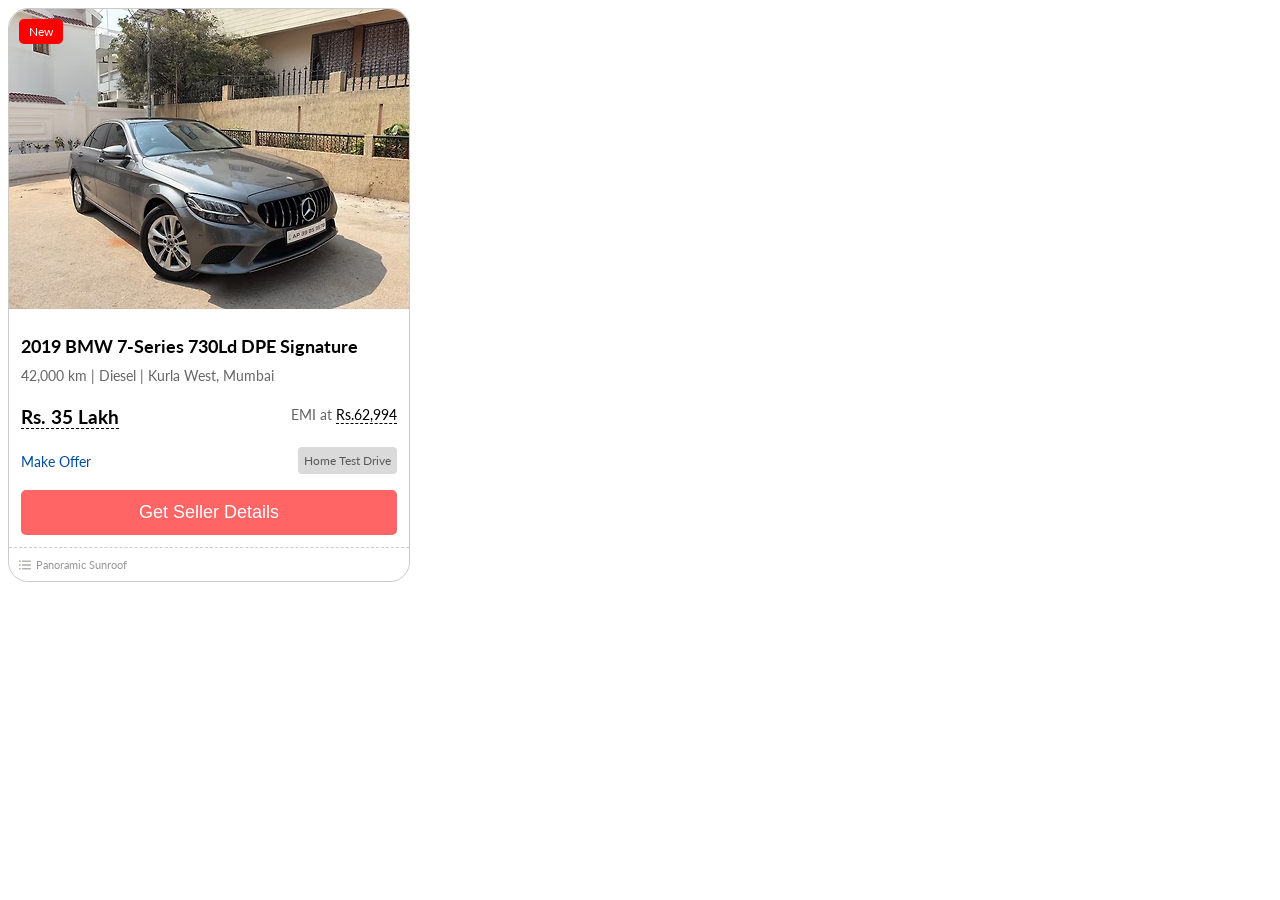
<file: Card.html>
<!DOCTYPE html>
<html lang="en">

<head>
    <meta charset="UTF-8">
    <meta name="viewport" content="width=device-width, initial-scale=1.0">
    <link rel="preconnect" href="https://fonts.googleapis.com">
    <link rel="preconnect" href="https://fonts.gstatic.com" crossorigin>
    <link href="https://fonts.googleapis.com/css2?family=Lato:wght@300;400;700;900&display=swap" rel="stylesheet">

    <title>card</title>
    <style>
        .card {
            width: 400px;
            /* height: 600px; */
            border: 1px solid rgb(202, 202, 202);
            border-radius: 20px;
        }
        .card-image{
            position: relative;
        }

        .card-image img {
            border-radius: 20px 20px 0 0;
            object-fit: cover;
        }

        .content {
            padding: 12px;
            border-bottom: 1px dashed #cccccc;
        }

        .content h2 {
            font-family: 'Lato', sans-serif;
            font-size: 18px;
            margin: 10px 0 10px 0 !important;
        }

        .content p {
            font-size: 14px;
            font-family: 'Lato', sans-serif;
            color: rgb(102, 102, 102);
            margin: 0px !important;
        }

        .price h3 {
            margin: 22px 0 0 0 !important;
            color: black;
            border-bottom: black dashed 1px;


        }

        .price h3 a {
            margin: 0px;
            color: black;
            text-decoration: dashed
        }

        .price p a span {
            margin: 20px 0 0 0 !important;
            color: black;
            text-decoration: none;
            border-bottom: black dashed 1px;

        }

        .price p a {
            margin: 20px 0 0 0 !important;
            color: rgb(100, 100, 100);
            text-decoration: none;
        }

        .price p {
            margin: 22px 0 0 0 !important;

        }

        .price {
            margin: 0px;
            font-family: 'Lato', sans-serif;
            display: flex;
            justify-content: space-between;
        }

        .Offer {
            margin: 0px;
            font-family: 'Lato', sans-serif;
            display: flex;
            justify-content: space-between;
        }

        .Offer h4 {
            margin: 22px 0 0 0 !important;
        }

        .Offer h4 a {
            color: #034b9e;
            text-decoration: none;
            font-weight: 400;
            font-size: 14px;
        }

        .Offer p {
            margin: 22px 0 0 0 !important;

        }

        .Offer a {
            text-decoration: none;

        }

        .Offer p a span {
            background-color: rgb(218, 218, 218);
            font-size: 12px;
            color: rgb(90, 90, 90);
            padding: 6px;
            border-radius: 4px;
            text-decoration: none;
        }

        .btn {
            margin-top: 20px;

        }

        .btn {
            font-size: 18px;
            color: white;
            text-decoration: none;

        }

        .btn {
            text-align: center;
            width: 100%;
            padding: 12px 0 12px 0;
            background: #ff0000;
            border-radius: 5px;
            display: block;
            border: none;
            cursor: pointer;
            transition: 0.3s;
            opacity: 0.6;


        }

        .btn:hover {
            background: linear-gradient(90deg, rgb(179, 0, 0) 0%, rgb(180, 78, 78) 100%);
            transition: 1;


        }

        .footer {
            padding: 10px;
        }

        .footer p {
            margin: 0px;
        }


        .footer p a {
            color: #969695;
            text-decoration: none;
            font-family: 'Lato', sans-serif;
            font-size: 11px;
            display: flex;
            align-items: center;
            gap: 5px;
        }
        .badge{
            position: absolute;
            top: 10px;
            left: 10px;
            background-color: red;
            color: white;
            padding: 5px 10px;
            border-radius: 5px;
            font-size: 12px;
            font-family: 'Lato', sans-serif;

        }
    </style>
</head>

<body>
    <div class="card">
        <div class="card-image">
            <img src="images/card-car.avif">
            <span class="badge">New</span>
        </div>
        <div class="content">
            <h2>2019 BMW 7-Series 730Ld DPE Signature</h2>
            <p>42,000 km | Diesel | Kurla West, Mumbai</p>
            <div class="price">
                <h3><a href="#">Rs. 35 Lakh</a></h3>
                <p><a href="#">EMI at <span>Rs.62,994</span></a></p>
            </div>
            <div class="Offer">
                <h4><a href="#">Make Offer</a></h4>
                <p><a href="#"><span>Home Test Drive</span></a></p>
            </div>
            <div class="btn1">
                <button class="btn">Get Seller Details</button>
            </div>
        </div>
        <div class="footer">
            <p><a href="#"><img src="images/menu1.png" width="12px">Panoramic Sunroof</a></p>
        </div>

    </div>
</body>

</html>
</file>
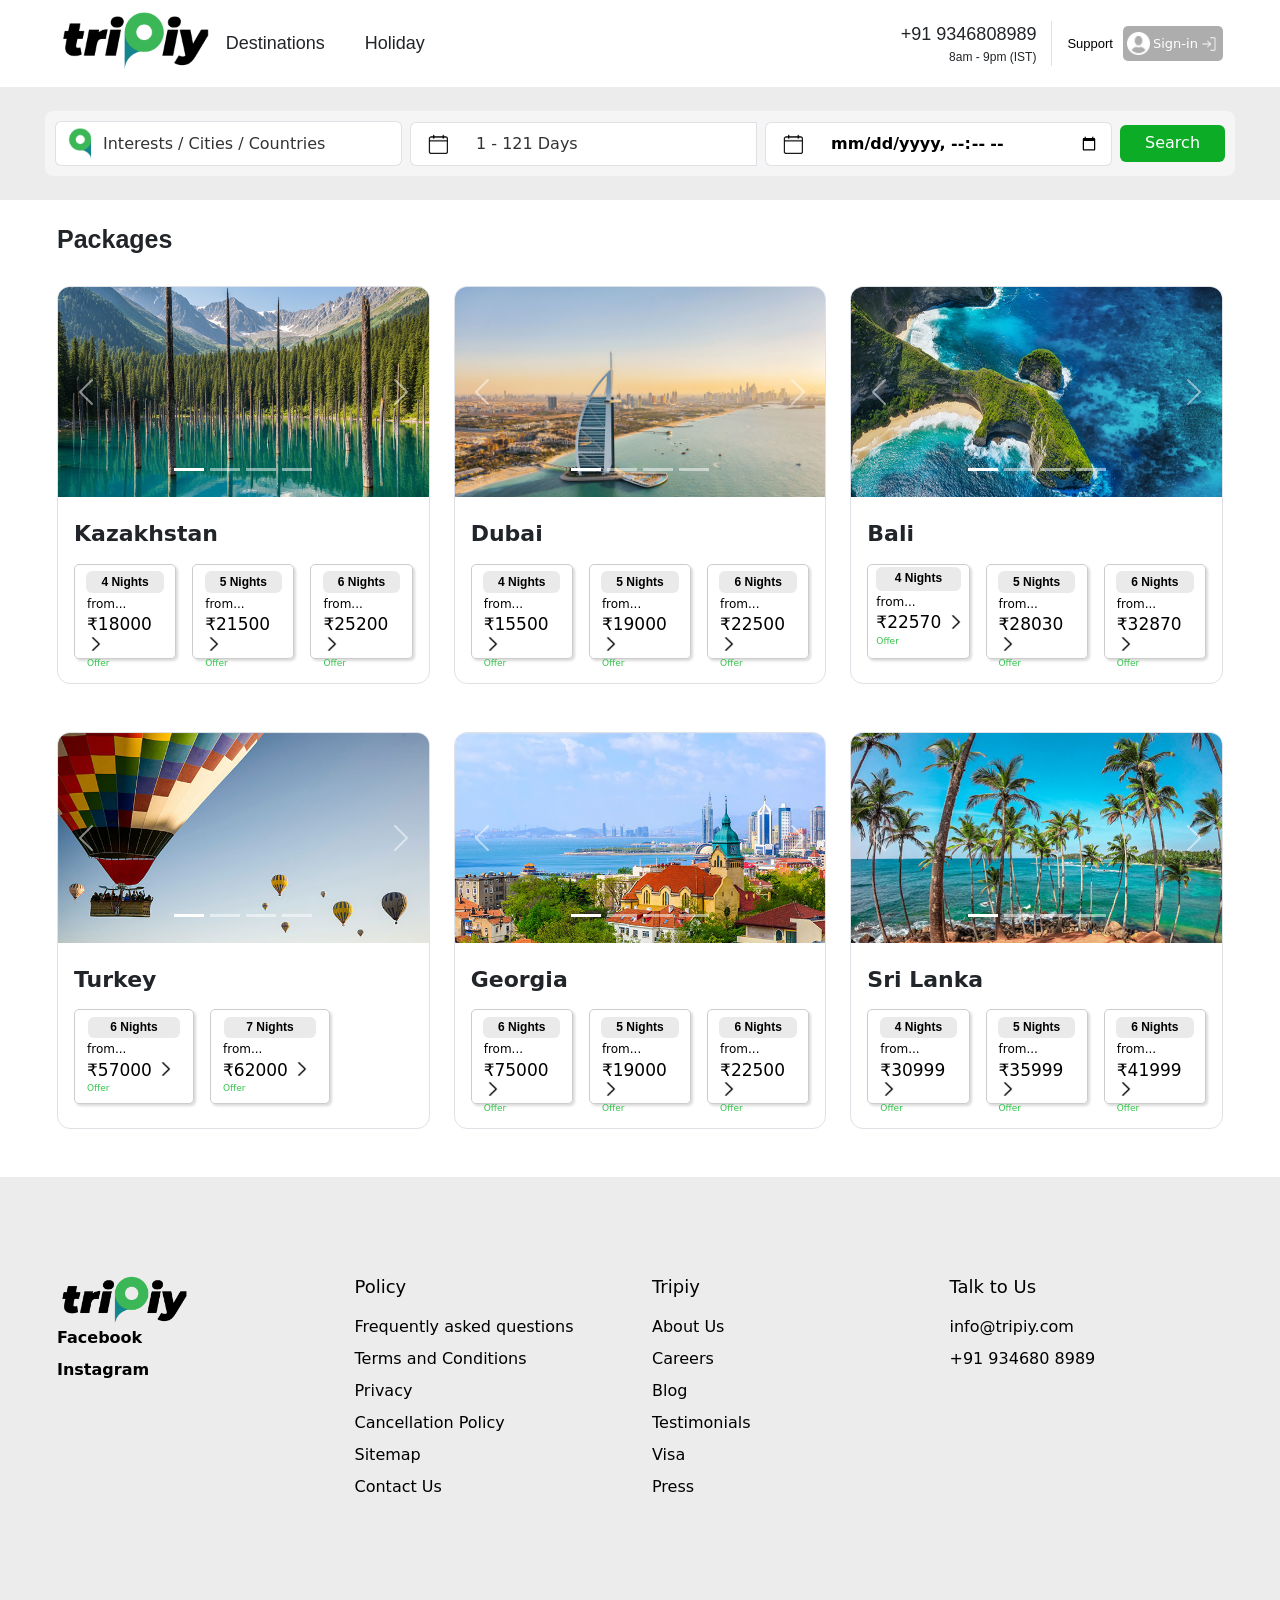
<file: packages.html>
<!DOCTYPE html>
<html lang="en">

<head>
  <meta name="viewport" content="width=device-width, initial-scale=1, maximum-scale=1, user-scalable=no">
  <title>Tripiy website</title>
  <link href="css/bootstrap.min.css" type="text/css" rel="stylesheet">
  <link href="css/styles.css" type="text/css" rel="stylesheet">
</head>

<body>
  <div class="mainbg main-sub-bg ">
    <div class="container main-header sub-header">
      <div class="row align-items-center">
        <div class="col-md-6 col-sm-6">
          <div class="row">
            <div class="col-md-3 mt-2">
              <a href="file:///e%3A/Anil/Tripiy-home-page/index.html"><img src="images/tripiy-4.png" width="160px"></a>
            </div>
            <div class="col-md-8">
              <ul class="d-flex menu z-index">
                <li><a class="dropdown-item bold drop drop2" href="#">Destinations</a></li>
                <li><a class="dropdown-item bold drop drop2" href="#">Holiday </a></li>
              </ul>
            </div>
          </div>
        </div>

        <div class="col-md-6 text-right">
          <div class="d-flex justify-content-end align-items-center">
            <div class="mobile-num border-end ">
              <div class="p-0 m-0 number ">
                <span class="img-wrap"></span>+91 9346808989
              </div>
              <p class="p-0 m-0 time">8am - 9pm (IST)</p>
            </div>
            <div class="link">
              <a href="#">
                <div class="support">Support</div>
              </a>
            </div>
            <div class="sign-in sign-in-2 d-flex px-1 justify-content-between align-items-center">
              <a href="#" class="d-flex align-items-center"><img src="images/user-icon-white.png" width="23px"><span
                  class="sign">Sign-in</span><img src="images/sign-in-icon.png" width="18px"></a>
            </div>
          </div>
        </div>
      </div>
    </div>

    <div class="container-fluid search-background pt-4 pb-4">
      <div class="container block-2 search-form search-form-2">
        <div class="d-flex align-items-center justify-content-center search-bar">

          <!-- Search Input -->
          <div class="input-group me-2">
            <span class="input-group-text logo">
              <img src="images/reverse-tripiy icon.png" width="24px">
            </span>
            <input type="text" class="form-control" placeholder="Interests / Cities / Countries">
          </div>

          <!-- Duration Input -->
          <div class="input-group me-2 position-relative">
            <span class="input-group-text">
              <img src="images/calendar.png" width="30px">
            </span>
            <input type="text" id="duration-input" class="form-control" placeholder="1 - 121 Days" readonly>

            <!-- Popup -->
            <div id="duration-popup" class="duration-popup shadow-sm">
              <h6 class="fw-semibold mb-2">Days</h6>
              <input type="range" id="dayRange" min="1" max="121" value="60" class="form-range">
              <div class="d-flex justify-content-between mt-3">
                <div>
                  <label class="form-label small text-muted">Min day</label>
                  <input type="number" id="minDay" value="1" class="form-control form-control-sm text-center">
                </div>
                <div>
                  <label class="form-label small text-muted">Max day</label>
                  <input type="number" id="maxDay" value="121" class="form-control form-control-sm text-center">
                </div>
              </div>
            </div>
          </div>

          <!-- Departure Date -->
          <div class="input-group me-2">
            <span class="input-group-text">
              <img src="images/calendar.png" width="30px">
            </span>
            <input type="datetime-local" id="valid-to" placeholder="yyyy-mm-dd" name="validTo" formcontrolname="validTo"
              class="form-control ng-valid ng-dirty ng-touched" ng-reflect-name="validTo">
          </div>
          <!-- Search Button -->
          <a href="#">
            <button class="btn color px-4 z-index">
              <i class="bi bi-search text"></i> Search
            </button>
          </a>
        </div>
      </div>
    </div>


    <div class="container  ">
      <h1 class="pt-4 pb-4 Trending2">Packages</h1>
    </div>


    <div class="container mb-5">
      <div class="row">
        <div class="col-md-4">
          <div class="card2 border">
            <div id="carouselExampleIndicators" class="carousel slide" data-bs-ride="carousel">
              <div class="carousel-indicators">
                <button type="button" data-bs-target="#carouselExampleIndicators" data-bs-slide-to="0" class="active"
                  aria-current="true" aria-label="Slide 1"></button>
                <button type="button" data-bs-target="#carouselExampleIndicators" data-bs-slide-to="1"
                  aria-label="Slide 2"></button>
                <button type="button" data-bs-target="#carouselExampleIndicators" data-bs-slide-to="2"
                  aria-label="Slide 3"></button>
                <button type="button" data-bs-target="#carouselExampleIndicators" data-bs-slide-to="3"
                  aria-label="Slide 4"></button>
              </div>
              <a href="#">
                <div class="carousel-inner">
                  <div class="carousel-item active slide-image">
                    <img src="images/Kaindy-lake.png" class="d-block w-100">
                  </div>
                  <div class="carousel-item slide-image">
                    <img src="images/almaty1.png" class="d-block w-100">
                  </div>
                  <div class="carousel-item slide-image">
                    <img src="images/almaty2.png" class="d-block w-100">
                  </div>
                  <div class="carousel-item slide-image">
                    <img src="images/almaty3.png" class="d-block w-100">
                  </div>
                </div>
              </a>
              <button class="carousel-control-prev" type="button" data-bs-target="#carouselExampleIndicators"
                data-bs-slide="prev">
                <span class="carousel-control-prev-icon" aria-hidden="true"></span>
                <span class="visually-hidden">Previous</span>
              </button>
              <button class="carousel-control-next" type="button" data-bs-target="#carouselExampleIndicators"
                data-bs-slide="next">
                <span class="carousel-control-next-icon" aria-hidden="true"></span>
                <span class="visually-hidden">Next</span>
              </button>
            </div>
            <div class="card-body p-3 pb-4">
              <h5 class="card-title pb-3 mt-2">Kazakhstan</h5>
              <div class="d-flex">
                <div class="card3 inner-card me-3 border">
                  <a href="#" class="d-block h-100 p-1 text-center">
                    <span class="badge text-black text-bg-secondary">4 Nights</span></h5>
                    <h5 class="inner-card-text ms-2 mt-1 text-black">from...</h5>
                    <h3 class="inner-card-text1 ms-2 text-black">₹18000 <img src="images/next.png"
                        class="inner-card-next"></h3>
                    <h6 class="inner-card-text2 ms-2 ">Offer</h6>
                  </a>
                </div>

                <div class="card3 inner-card me-3 border">
                  <a href="#" class="d-block h-100 p-1 text-center">
                    <span class="badge text-black text-bg-secondary">5 Nights</span></h5>
                    <h5 class="inner-card-text ms-2 mt-1 text-black">from...</h5>
                    <h3 class="inner-card-text1 ms-2 text-black">₹21500 <img src="images/next.png"
                        class="inner-card-next"></h3>
                    <h6 class="inner-card-text2 ms-2 ">Offer</h6>
                  </a>
                </div>

                <div class="card3 inner-card border">
                  <a href="#" class="d-block h-100 p-1 text-center">
                    <span class="badge text-black text-bg-secondary">6 Nights</span></h5>
                    <h5 class="inner-card-text ms-2 mt-1 text-black">from...</h5>
                    <h3 class="inner-card-text1 ms-2 text-black">₹25200 <img src="images/next.png"
                        class="inner-card-next"></h3>
                    <h6 class="inner-card-text2 ms-2 ">Offer</h6>
                  </a>
                </div>
              </div>
            </div>
          </div>
        </div>


        <div class="col-md-4">
          <div class="card2 border">
            <div id="carouselExampleIndicators1" class="carousel slide" data-bs-ride="carousel">
              <div class="carousel-indicators">
                <button type="button" data-bs-target="#carouselExampleIndicators1" data-bs-slide-to="0" class="active"
                  aria-current="true" aria-label="Slide 1"></button>
                <button type="button" data-bs-target="#carouselExampleIndicators1" data-bs-slide-to="1"
                  aria-label="Slide 2"></button>
                <button type="button" data-bs-target="#carouselExampleIndicators1" data-bs-slide-to="2"
                  aria-label="Slide 3"></button>
                <button type="button" data-bs-target="#carouselExampleIndicators1" data-bs-slide-to="3"
                  aria-label="Slide 4"></button>
              </div>
              <a href="#">
                <div class="carousel-inner">
                  <div class="carousel-item active slide-image">
                    <img src="images/4.jpg" class="d-block w-100">
                  </div>
                  <div class="carousel-item slide-image">
                    <img src="images/dubai-muesum.png" class="d-block w-100">
                  </div>
                  <div class="carousel-item slide-image">
                    <img src="images/dubai-car-world.png" class="d-block w-100">
                  </div>
                  <div class="carousel-item slide-image">
                    <img src="images/dxb.png" class="d-block w-100">
                  </div>
                </div>
              </a>
              <button class="carousel-control-prev" type="button" data-bs-target="#carouselExampleIndicators1"
                data-bs-slide="prev">
                <span class="carousel-control-prev-icon" aria-hidden="true"></span>
                <span class="visually-hidden">Previous</span>
              </button>
              <button class="carousel-control-next" type="button" data-bs-target="#carouselExampleIndicators1"
                data-bs-slide="next">
                <span class="carousel-control-next-icon" aria-hidden="true"></span>
                <span class="visually-hidden">Next</span>
              </button>
            </div>
            <div class="card-body p-3 pb-4">
              <h5 class="card-title pb-3 mt-2">Dubai</h5>
              <div class="d-flex">
                <div class="card3 inner-card me-3 border">
                  <a href="#" class="d-block h-100 p-1 text-center">
                    <span class="badge text-black text-bg-secondary">4 Nights</span></h5>
                    <h5 class="inner-card-text ms-2 mt-1 text-black">from...</h5>
                    <h3 class="inner-card-text1 ms-2 text-black">₹15500 <img src="images/next.png"
                        class="inner-card-next"></h3>
                    <h6 class="inner-card-text2 ms-2 ">Offer</h6>
                  </a>
                </div>

                <div class="card3 inner-card me-3 border">
                  <a href="#" class="d-block h-100 p-1 text-center">
                    <span class="badge text-black text-bg-secondary">5 Nights</span></h5>
                    <h5 class="inner-card-text ms-2 mt-1 text-black">from...</h5>
                    <h3 class="inner-card-text1 ms-2 text-black">₹19000 <img src="images/next.png"
                        class="inner-card-next"></h3>
                    <h6 class="inner-card-text2 ms-2 ">Offer</h6>
                  </a>
                </div>

                <div class="card3 inner-card border">
                  <a href="#" class="d-block h-100 p-1 text-center">
                    <span class="badge text-black text-bg-secondary">6 Nights</span></h5>
                    <h5 class="inner-card-text ms-2 mt-1 text-black">from...</h5>
                    <h3 class="inner-card-text1 ms-2 text-black">₹22500 <img src="images/next.png"
                        class="inner-card-next"></h3>
                    <h6 class="inner-card-text2 ms-2 ">Offer</h6>
                  </a>
                </div>
              </div>
            </div>
          </div>
        </div>


        <div class="col-md-4">
          <div class="card2 border">
            <div id="carouselExampleIndicators2" class="carousel slide" data-bs-ride="carousel">
              <div class="carousel-indicators">
                <button type="button" data-bs-target="#carouselExampleIndicators2" data-bs-slide-to="0" class="active"
                  aria-current="true" aria-label="Slide 1"></button>
                <button type="button" data-bs-target="#carouselExampleIndicators2" data-bs-slide-to="1"
                  aria-label="Slide 2"></button>
                <button type="button" data-bs-target="#carouselExampleIndicators2" data-bs-slide-to="2"
                  aria-label="Slide 3"></button>
                <button type="button" data-bs-target="#carouselExampleIndicators2" data-bs-slide-to="3"
                  aria-label="Slide 4"></button>
              </div>
              <a href="#">
                <div class="carousel-inner">
                  <div class="carousel-item active slide-image">
                    <img src="images/bali1.png" class="d-block w-100">
                  </div>
                  <div class="carousel-item slide-image">
                    <img src="images/bali2.png" class="d-block w-100">
                  </div>
                  <div class="carousel-item slide-image">
                    <img src="images/bali3.png" class="d-block w-100">
                  </div>
                  <div class="carousel-item slide-image">
                    <img src="images/bali4.png" class="d-block w-100">
                  </div>
                </div>
              </a>
              <button class="carousel-control-prev" type="button" data-bs-target="#carouselExampleIndicators2"
                data-bs-slide="prev">
                <span class="carousel-control-prev-icon" aria-hidden="true"></span>
                <span class="visually-hidden">Previous</span>
              </button>
              <button class="carousel-control-next" type="button" data-bs-target="#carouselExampleIndicators2"
                data-bs-slide="next">
                <span class="carousel-control-next-icon" aria-hidden="true"></span>
                <span class="visually-hidden">Next</span>
              </button>
            </div>
            <div class="card-body p-3 pb-4">
              <h5 class="card-title pb-3 mt-2">Bali</h5>
              <div class="d-flex">
                <div class="card3 inner-card me-3 border">
                  <a href="#" class="d-block h-100 text-center">
                    <span class="badge text-black text-bg-secondary ">4 Nights</span></h5>
                    <h5 class="inner-card-text ms-2 mt-1 text-black">from...</h5>
                    <h3 class="inner-card-text1 ms-2 text-black">₹22570 <img src="images/next.png"
                        class="inner-card-next"></h3>
                    <h6 class="inner-card-text2 ms-2 ">Offer</h6>
                  </a>
                </div>

                <div class="card3 inner-card me-3 border">
                  <a href="#" class="d-block h-100 p-1 text-center">
                    <span class="badge text-black text-bg-secondary">5 Nights</span></h5>
                    <h5 class="inner-card-text ms-2 mt-1 text-black">from...</h5>
                    <h3 class="inner-card-text1 ms-2 text-black">₹28030 <img src="images/next.png"
                        class="inner-card-next"></h3>
                    <h6 class="inner-card-text2 ms-2 ">Offer</h6>
                  </a>
                </div>

                <div class="card3 inner-card border">
                  <a href="#" class="d-block h-100 p-1 text-center">
                    <span class="badge text-black text-bg-secondary">6 Nights</span></h5>
                    <h5 class="inner-card-text ms-2 mt-1 text-black">from...</h5>
                    <h3 class="inner-card-text1 ms-2 text-black">₹32870 <img src="images/next.png"
                        class="inner-card-next"></h3>
                    <h6 class="inner-card-text2 ms-2 ">Offer</h6>
                  </a>
                </div>
              </div>
            </div>
          </div>
        </div>
      </div>
    </div>

    <div class="container mb-5">
      <div class="row">
        <div class="col-md-4">
          <div class="card2 border">
            <div id="carouselExampleIndicators3" class="carousel slide" data-bs-ride="carousel">
              <div class="carousel-indicators">
                <button type="button" data-bs-target="#carouselExampleIndicators3" data-bs-slide-to="0" class="active"
                  aria-current="true" aria-label="Slide 1"></button>
                <button type="button" data-bs-target="#carouselExampleIndicators3" data-bs-slide-to="1"
                  aria-label="Slide 2"></button>
                <button type="button" data-bs-target="#carouselExampleIndicators3" data-bs-slide-to="2"
                  aria-label="Slide 3"></button>
                <button type="button" data-bs-target="#carouselExampleIndicators3" data-bs-slide-to="3"
                  aria-label="Slide 4"></button>
              </div>
              <a href="#">
                <div class="carousel-inner">
                  <div class="carousel-item active slide-image">
                    <img src="images/turkey1.jpg" class="d-block w-100">
                  </div>
                  <div class="carousel-item slide-image">
                    <img src="images/turkey2.jpg" class="d-block w-100">
                  </div>
                  <div class="carousel-item slide-image">
                    <img src="images/turkey3.jpg" class="d-block w-100">
                  </div>
                  <div class="carousel-item slide-image">
                    <img src="images/turkey4.jpg" class="d-block w-100">
                  </div>
                </div>
              </a>
              <button class="carousel-control-prev" type="button" data-bs-target="#carouselExampleIndicators3"
                data-bs-slide="prev">
                <span class="carousel-control-prev-icon" aria-hidden="true"></span>
                <span class="visually-hidden">Previous</span>
              </button>
              <button class="carousel-control-next" type="button" data-bs-target="#carouselExampleIndicators3"
                data-bs-slide="next">
                <span class="carousel-control-next-icon" aria-hidden="true"></span>
                <span class="visually-hidden">Next</span>
              </button>
            </div>
            <div class="card-body p-3 pb-4">
              <h5 class="card-title pb-3 mt-2">Turkey</h5>
              <div class="d-flex">
                <div class="card3 inner-card me-3 border">
                  <a href="#" class="d-block h-100 p-1 text-center">
                    <span class="badge text-black text-bg-secondary">6 Nights</span></h5>
                    <h5 class="inner-card-text ms-2 mt-1 text-black">from...</h5>
                    <h3 class="inner-card-text1 ms-2 text-black">₹57000 <img src="images/next.png"
                        class="inner-card-next"></h3>
                    <h6 class="inner-card-text2 ms-2 ">Offer</h6>
                  </a>
                </div>

                <div class="card3 inner-card me-3 border">
                  <a href="#" class="d-block h-100 p-1 text-center">
                    <span class="badge text-black text-bg-secondary">7 Nights</span></h5>
                    <h5 class="inner-card-text ms-2 mt-1 text-black">from...</h5>
                    <h3 class="inner-card-text1 ms-2 text-black">₹62000 <img src="images/next.png"
                        class="inner-card-next"></h3>
                    <h6 class="inner-card-text2 ms-2 ">Offer</h6>
                  </a>
                </div>

                <!-- <div class="card3 inner-card border">
                  <a href="#" class="d-block h-100 p-1 text-center">
                    <span class="badge text-black text-bg-secondary">6 Nights</span></h5>
                    <h5 class="inner-card-text ms-2 mt-1 text-black">from...</h5>
                    <h3 class="inner-card-text1 ms-2 text-black">₹25200 <img src="images/next.png"
                        class="inner-card-next"></h3>
                    <h6 class="inner-card-text2 ms-2 ">Offer</h6>
                  </a>
                </div> -->
              </div>
            </div>
          </div>
        </div>


        <div class="col-md-4">
          <div class="card2 border">
            <div id="carouselExampleIndicators4" class="carousel slide" data-bs-ride="carousel">
              <div class="carousel-indicators">
                <button type="button" data-bs-target="#carouselExampleIndicators4" data-bs-slide-to="0" class="active"
                  aria-current="true" aria-label="Slide 1"></button>
                <button type="button" data-bs-target="#carouselExampleIndicators4" data-bs-slide-to="1"
                  aria-label="Slide 2"></button>
                <button type="button" data-bs-target="#carouselExampleIndicators4" data-bs-slide-to="2"
                  aria-label="Slide 3"></button>
                <button type="button" data-bs-target="#carouselExampleIndicators4" data-bs-slide-to="3"
                  aria-label="Slide 4"></button>
              </div>
              <a href="#">
                <div class="carousel-inner">
                  <div class="carousel-item active slide-image">
                    <img src="images/Georgia1.jpg" class="d-block w-100">
                  </div>
                  <div class="carousel-item slide-image">
                    <img src="images/Georgia2.jpg" class="d-block w-100">
                  </div>
                  <div class="carousel-item slide-image">
                    <img src="images/Georgia3.jpg" class="d-block w-100">
                  </div>
                  <div class="carousel-item slide-image">
                    <img src="images/Georgia4.jpg" class="d-block w-100">
                  </div>
                </div>
              </a>
              <button class="carousel-control-prev" type="button" data-bs-target="#carouselExampleIndicators4"
                data-bs-slide="prev">
                <span class="carousel-control-prev-icon" aria-hidden="true"></span>
                <span class="visually-hidden">Previous</span>
              </button>
              <button class="carousel-control-next" type="button" data-bs-target="#carouselExampleIndicators4"
                data-bs-slide="next">
                <spa n class="carousel-control-next-icon" aria-hidden="true"></span>
                  <span class="visually-hidden">Next</span>
              </button>
            </div>
            <div class="card-body p-3 pb-4">
              <h5 class="card-title pb-3 mt-2">Georgia</h5>
              <div class="d-flex">
                <div class="card3 inner-card me-3 border">
                  <a href="#" class="d-block h-100 p-1 text-center">
                    <span class="badge text-black text-bg-secondary">6 Nights</span></h5>
                    <h5 class="inner-card-text ms-2 mt-1 text-black">from...</h5>
                    <h3 class="inner-card-text1 ms-2 text-black">₹75000 <img src="images/next.png"
                        class="inner-card-next"></h3>
                    <h6 class="inner-card-text2 ms-2 ">Offer</h6>
                  </a>
                </div>

                <div class="card3 inner-card me-3 border">
                  <a href="#" class="d-block h-100 p-1 text-center">
                    <span class="badge text-black text-bg-secondary">5 Nights</span></h5>
                    <h5 class="inner-card-text ms-2 mt-1 text-black">from...</h5>
                    <h3 class="inner-card-text1 ms-2 text-black">₹19000 <img src="images/next.png"
                        class="inner-card-next"></h3>
                    <h6 class="inner-card-text2 ms-2 ">Offer</h6>
                  </a>
                </div>

                <div class="card3 inner-card border">
                  <a href="#" class="d-block h-100 p-1 text-center">
                    <span class="badge text-black text-bg-secondary">6 Nights</span></h5>
                    <h5 class="inner-card-text ms-2 mt-1 text-black">from...</h5>
                    <h3 class="inner-card-text1 ms-2 text-black">₹22500 <img src="images/next.png"
                        class="inner-card-next"></h3>
                    <h6 class="inner-card-text2 ms-2 ">Offer</h6>
                  </a>
                </div>
              </div>
            </div>
          </div>
        </div>


        <div class="col-md-4">
          <div class="card2 border">
            <div id="carouselExampleIndicators5" class="carousel slide" data-bs-ride="carousel">
              <div class="carousel-indicators">
                <button type="button" data-bs-target="#carouselExampleIndicators5" data-bs-slide-to="0" class="active"
                  aria-current="true" aria-label="Slide 1"></button>
                <button type="button" data-bs-target="#carouselExampleIndicators5" data-bs-slide-to="1"
                  aria-label="Slide 2"></button>
                <button type="button" data-bs-target="#carouselExampleIndicators5" data-bs-slide-to="2"
                  aria-label="Slide 3"></button>
                <button type="button" data-bs-target="#carouselExampleIndicators5" data-bs-slide-to="3"
                  aria-label="Slide 4"></button>
              </div>
              <a href="#">
                <div class="carousel-inner">
                  <div class="carousel-item active slide-image">
                    <img src="images/srilanka1.jpg" class="d-block w-100">
                  </div>
                  <div class="carousel-item slide-image">
                    <img src="images/srilanka2.jpg" class="d-block w-100">
                  </div>
                  <div class="carousel-item slide-image">
                    <img src="images/srilanka3.jpg" class="d-block w-100">
                  </div>
                  <div class="carousel-item slide-image">
                    <img src="images/srilanka4.jpg" class="d-block w-100">
                  </div>
                </div>
              </a>
              <button class="carousel-control-prev" type="button" data-bs-target="#carouselExampleIndicators5"
                data-bs-slide="prev">
                <span class="carousel-control-prev-icon" aria-hidden="true"></span>
                <span class="visually-hidden">Previous</span>
              </button>
              <button class="carousel-control-next" type="button" data-bs-target="#carouselExampleIndicators5"
                data-bs-slide="next">
                <span class="carousel-control-next-icon" aria-hidden="true"></span>
                <span class="visually-hidden">Next</span>
              </button>
            </div>
            <div class="card-body p-3 pb-4">
              <h5 class="card-title pb-3 mt-2">Sri Lanka</h5>
              <div class="d-flex">
                <div class="card3 inner-card me-3 border">
                  <a href="#" class="d-block h-100 p-1 text-center">
                    <span class="badge text-black text-bg-secondary ">4 Nights</span></h5>
                    <h5 class="inner-card-text ms-2 mt-1 text-black">from...</h5>
                    <h3 class="inner-card-text1 ms-2 text-black">₹30999 <img src="images/next.png"
                        class="inner-card-next"></h3>
                    <h6 class="inner-card-text2 ms-2 ">Offer</h6>
                  </a>
                </div>

                <div class="card3 inner-card me-3 border">
                  <a href="#" class="d-block h-100 p-1 text-center">
                    <span class="badge text-black text-bg-secondary">5 Nights</span></h5>
                    <h5 class="inner-card-text ms-2 mt-1 text-black">from...</h5>
                    <h3 class="inner-card-text1 ms-2 text-black">₹35999 <img src="images/next.png"
                        class="inner-card-next"></h3>
                    <h6 class="inner-card-text2 ms-2 ">Offer</h6>
                  </a>
                </div>

                <div class="card3 inner-card border">
                  <a href="#" class="d-block h-100 p-1 text-center">
                    <span class="badge text-black text-bg-secondary">6 Nights</span></h5>
                    <h5 class="inner-card-text ms-2 mt-1 text-black">from...</h5>
                    <h3 class="inner-card-text1 ms-2 text-black">₹41999 <img src="images/next.png"
                        class="inner-card-next"></h3>
                    <h6 class="inner-card-text2 ms-2 ">Offer</h6>
                  </a>
                </div>
              </div>
            </div>
          </div>
        </div>
      </div>
    </div>



    <!-- tripiy footer -->
    <div class="footer-color">
      <div class="container footer pt-5 mt-2">
        <div class="row">
          <div class="col-md-3 pt-5">
            <div CLASS="logo"><a href="#"><img src="images/tripiy-4.png" width="50%"></a></div>
            <div class="col">
              <ul class="nav flex-column text-black">
                <li class="nav-item mb-2"><a href="https://www.facebook.com/tripiyholidays"
                    class="nav-link p-0 footer-text-social">Facebook </a></li>
                <li class="nav-item mb-2"><a href="https://www.instagram.com/tripiyholidays/"
                    class="nav-link p-0 footer-text-social">Instagram </a></li>
                <!-- <li class="nav-item mb-2"><a href="#" class="nav-link p-0 footer-text-social">Twitter </a></li>
                <li class="nav-item mb-2"><a href="#" class="nav-link p-0 footer-text-social">Youtube </a></li> -->
              </ul>
            </div>
          </div>

          <div class="col-md-3 pt-5">
            <div CLASS="Policy text-black">Policy</div>
            <div class="col">
              <ul class="nav flex-column">
                <li class="nav-item mb-2"><a href="#" class="nav-link p-0 footer-text">Frequently asked questions </a>
                </li>
                <li class="nav-item mb-2"><a href="#" class="nav-link p-0 footer-text">Terms and Conditions </a></li>
                <li class="nav-item mb-2"><a href="#" class="nav-link p-0 footer-text">Privacy </a></li>
                <li class="nav-item mb-2"><a href="#" class="nav-link p-0 footer-text">Cancellation Policy </a></li>
                <li class="nav-item mb-2"><a href="#" class="nav-link p-0 footer-text">Sitemap </a></li>
                <li class="nav-item mb-2"><a href="#" class="nav-link p-0 footer-text">Contact Us </a></li>
              </ul>
            </div>
          </div>

          <div class="col-md-3 pt-5 pb-5">
            <div CLASS="Policy text-black">Tripiy</div>
            <div class="col">
              <ul class="nav flex-column ">
                <li class="nav-item mb-2"><a href="#" class="nav-link p-0 footer-text">About Us </a></li>
                <li class="nav-item mb-2"><a href="#" class="nav-link p-0 footer-text">Careers </a></li>
                <li class="nav-item mb-2"><a href="#" class="nav-link p-0 footer-text">Blog </a></li>
                <li class="nav-item mb-2"><a href="#" class="nav-link p-0 footer-text">Testimonials </a></li>
                <li class="nav-item mb-2"><a href="#" class="nav-link p-0 footer-text">Visa </a></li>
                <li class="nav-item mb-2"><a href="#" class="nav-link p-0 footer-text">Press </a></li>
              </ul>
            </div>
          </div>

          <div class="col-md-3 pt-5">
            <div CLASS="Policy text-black">Talk to Us</div>
            <div class="col">
              <ul class="nav flex-column">
                <li class="nav-item mb-2"><a href="#" class="nav-link p-0 footer-text">info@tripiy.com </a></li>
                <li class="nav-item mb-2"><a href="#" class="nav-link p-0 footer-text">+91 934680 8989 </a></li>
              </ul>
            </div>
          </div>
        </div>
      </div>
    </div>





    <!-- tripiy footer -->





    <script src="js/bootstrap.min.js"></script>
    <script>
      const dateInput = document.querySelector('#departure-date');
      dateInput.addEventListener('click', function () {
        if (this.showPicker) {
          this.showPicker(); // Opens native calendar automatically
        }
      });
    </script>
    <script>
      const durationInput = document.getElementById('duration-input');
      const popup = document.getElementById('duration-popup');
      const minDay = document.getElementById('minDay');
      const maxDay = document.getElementById('maxDay');
      const range = document.getElementById('dayRange');

      // Toggle popup
      durationInput.addEventListener('click', (e) => {
        popup.style.display = popup.style.display === 'block' ? 'none' : 'block';
      });

      // Hide when clicked outside
      document.addEventListener('click', (e) => {
        if (!popup.contains(e.target) && e.target !== durationInput) {
          popup.style.display = 'none';
        }
      });

      // Sync range with maxDay
      range.addEventListener('input', () => {
        maxDay.value = range.value;
        durationInput.value = `${minDay.value} - ${maxDay.value} Days`;
      });

      // Update when numbers change
      [minDay, maxDay].forEach(el => {
        el.addEventListener('input', () => {
          if (parseInt(maxDay.value) < parseInt(minDay.value)) {
            maxDay.value = minDay.value;
          }
          range.value = maxDay.value;
          durationInput.value = `${minDay.value} - ${maxDay.value} Days`;
        });
      });
    </script>
</body>

</html>
</file>
<file: css/styles.css>
.menu li a {
     padding: 30px 20px;
}

.menu li {
     list-style: none;
}

.menu {
     padding: 0 !important;
     padding-left: 8px;
     margin: 0%;
}

.mainbg {
     background: url('../Videos/Mani-video.mp4') no-repeat;
     width: 100%;
     height: 450px;
     background-size: 100%;
     box-shadow: inset 0 78px 40px -42px rgba(0, 0, 0, 0.35);
     /* position: absolute; */
}

.contcolor {
     background-color: #f4f4f4;
}

.main-header {
     position: absolute;
     right: 0;
     left: 0;
     z-index: 999;
}

.drop {
     padding-left: 100px;
}

h1 {
     font-family: "Montserrat", sans-serif;
     font-weight: 600;

}

.callicon {
     align-items: center;
}

.number {
     text-align: right;
     align-items: center;
     font-size: 18px;
     margin-bottom: 0;
     padding-right: 15px;
     font-family: "Montserrat", sans-serif;
}

.bold {
     font-weight: 500;
}

.mobile-num {
     padding-right: 15px;
     font-family: "Montserrat", sans-serif;
     font-weight: 500;
}

.time {
     text-align: right;
     font-size: 12px;
     padding-right: 15px;
}

.support {
     color: black;
     padding-left: 15px;
     padding-right: 10px;
     font-size: 13px !important;
     font-family: "Montserrat", sans-serif;
     /* font-weight: 600; */
}

.sign-in {
     width: 100px;
     height: 35px;
     border-radius: 5px;
     /* background-color: #3ab556; */

}

.sign {
     color: #ffffff;
     font-size: 13px;
     /* font-weight: bold; */
     align-items: center;
     justify-content: center;
     padding-left: 3px;
     padding-right: 3px;
}

.logo {
     padding-right: 0px;
}

.search {
     background-color: #f4f4f4;
     width: 100%;

}

.search-bar {
     background: #f5f5f5;
     padding: 10px;
     border-radius: 8px;
}

.search-form {
     position: absolute;
     top: 250px;
     left: 0px;
     right: 0px;
}

/* .search-form .search-bar {
     width: 90%;
     margin: 0 auto;
} */

input:focus,
button:focus,
textarea:focus {
     outline: none !important;
     box-shadow: none !important;
     border-color: transparent !important;
}

.duration-popup {
     display: none;
     position: absolute;
     top: 110%;
     left: 0;
     width: 280px;
     background: #fff;
     border-radius: 12px;
     padding: 16px 18px;
     box-shadow: 0 6px 20px rgba(0, 0, 0, 0.15);
     z-index: 10;
}

.duration-popup::before {
     content: "";
     position: absolute;
     top: -8px;
     left: 30px;
     border-width: 0 8px 8px 8px;
     border-style: solid;
     border-color: transparent transparent #fff transparent;
}


input[type=range] {
     width: 100%;
     accent-color: #4fcc64;
     height: 4px;
}


.duration-popup input[type=number] {
     width: 100px;
     border-radius: 8px;
     border: 1px solid #ccc;
     height: 36px;
}


.search-bar button:hover {
     background-color: #4fcc64 !important;
     color: white !important;
}

.input-group-text {
     background: white;
     border-right: none;
}

.form-control {
     border-left: none;
}

.btn-success {
     border-radius: 8px;
}

.color {
     color: #ffffff;
     background-color: #0cac27 !important;
     border-top: none;
}

.rupee {
     background-color: #ebebeb;
}

h2 {
     font-size: 15px;
}

.heading {
     font-weight: 700;
     font-size: 17px;
     margin-bottom: 3px;
     margin-top: 10px;
}

.heading2 {
     font-size: 13px;
}

.first-image {
     padding-left: 0px;
     margin-right: 0px;
     background: url('../images/flash-sale.jpg') no-repeat;
     background-size: cover;
     border-radius: 10px;


}

.onebutton {
     margin-left: 20px;
     margin-bottom: 15px;
     background-color: black;


}

.block-2 {
     padding-left: 0px;
     padding-right: 0px;
     /* margin-top: 180px; */
}

.img1 {
     font-family: Arial, Helvetica, sans-serif;
     font-weight: bolder;
     color: #ffffff;
     font-size: 22px;
     padding-left: 20px;
     padding-top: 20px;
}

.image1 {
     color: #ffffff;
     font-family: Arial, Helvetica, sans-serif;
     padding-left: 20px;
}

.middle-image {
     background: url('../images/flash-sale-1.jpg') no-repeat;
     background-size: cover;
     border-radius: 10px;


}

.third-image {
     background: url('../images/flash-sale-2.jpg') no-repeat;
     background-size: cover;
     border-radius: 10px;

}

.Trending {
     font-size: 30px;
     font-weight: 700;


}

.Popular {
     font-family: "Montserrat", sans-serif;
     font-size: 16px;
     font-weight: 500;
     color: #8b8989;
     padding-bottom: 30px;
}

.dubai {
     position: relative;
     height: 245px;
     width: 103%;
     border-radius: 20px;
     overflow: hidden;


}

.dubaiimg {
     position: absolute;
     height: 100%;
     width: 102%;
     inset: 0px;
     color: transparent;
     object-fit: cover;



}

.imgtext {
     font-family: "Montserrat", sans-serif;
     font-size: 17px;
     font-weight: 500;
     padding-top: 15px;
     text-decoration: none;
     color: #000;
}

.Explore {

     font-size: 33px;
     padding-top: 80px;
     font-weight: 700;
     /* padding-left: 25px; */
}

.discover {
     font-family: 'FuturaBT-Bold', sans-serif;
     padding-bottom: 30px;
     /* padding-left: 25px; */
}

.textimage {
     border-radius: 15px;
     align-items: center;
}


.countryimages {
     padding-top: 15px;
     padding-bottom: 10px;
     margin-left: 37px;
}

.textfiveimg {

     text-align: center;
     padding-bottom: 25px;
     color: #000;
     text-decoration: none !important;


}

.textfiveimg img {
     transition: transform 0.3s ease, box-shadow 0.3s ease;
     cursor: pointer;
}

.textfiveimg img:hover {
     transform: scale(1.05);
     box-shadow: 0 10px 20px rgba(0, 0, 0, 0.3);
}

a {
     text-decoration: none !important;
}

.link {
     text-decoration: none;
     color: #000 !important;

}

.Policy {
     color: #ffffff;
     font-weight: 500;
     padding-bottom: 15px;
     font-size: large;
}

.nav-link {
     color: #a3a3a3;
}

.Geographic {
     background: #f3f4f6;
     border-radius: 40px;
     margin-top: 50px;
     width: 1520px;

}

.dubai1 {
     position: relative;
     height: 170px;
     border-radius: 10px;
     overflow: hidden;

}

.dubai1 img {
     transition: transform 0.3s ease, box-shadow 0.3s ease;
     cursor: pointer;
}

.dubai1 img:hover {
     transform: scale(1.05);
     box-shadow: 0 10px 20px rgba(0, 0, 0, 0.3);
}

.imgtext1 {
     font-family: "Montserrat", sans-serif;
     font-size: 18px;
     font-weight: 600;
     padding-top: 15px;
     text-decoration: none;
     color: #000;
     margin-bottom: 50px;
}

.icons {
     width: 100%;

}


.country-icons {
     height: 70%;
     width: 70%;
}



.icon-text {
     font-family: 'FuturaBT-Bold', sans-serif;
     font-size: 13px;
     font-weight: 400;
     padding-top: 10px;
     text-align: center;
     text-decoration: none;
     color: #000000;
}

.first-image-last {
     padding-left: 0px;
     margin-right: 0px;
     background: url('../images/curise-img.jpg') no-repeat;
     background-size: cover;
     border-radius: 10px;
     margin-bottom: 70px;


}


.middle-image-last {
     background: url('../images/Banner_Desktop02.jpg') no-repeat;
     background-size: cover;
     border-radius: 10px;
     margin-top: 70px;


}

.third-image-last {
     background: url('../images/HP_Banner01.jpg') no-repeat;
     background-size: cover;
     border-radius: 10px;
     margin-top: 70px;

}

.Geographic1 {
     background: #f3f4f6;
     border-radius: 40px;
     margin-top: 50px;
     width: 1520px;
}

.imglast {
     font-family: Arial, Helvetica, sans-serif;
     font-weight: bolder;
     color: #ffffff;
     font-size: 22px;
     padding-left: 20px;
     padding-top: 20px;
     margin-top: 70px;
     /* margin-bottom: 60px; */
}

.footer-color {
     background-color: #ececec;
}

.footer-text {
     color: #000000 !important;

}

.footer-text-social {
     font-weight: 700;
     color: #000000 !important;
}

.footer {
     padding-bottom: 85px;
}

.card {
     width: 165px;
     height: 140px;
     border-radius: 20px;
     overflow: hidden;
     transition: box-shadow 0.25s ease;
     border-color: #ededed;
     text-align: center;

}

.card:hover {
     box-shadow: 0 8px 24px rgba(0, 0, 0, 0.12);
     background-color: #f9fafb !important;
}

.card-round-image {
     width: 50%;
     height: 50%;

}

.card-link {
     height: 100%;
     width: 100%;
     display: flex;
     align-items: center;
     justify-items: center;
}

.card-text {
     color: #000;
     font-family: 'FuturaBT-Bold', sans-serif;
     font-size: 16px;
     font-weight: 400;
}






/* package styles */

.sub-header {
     position: static;
}

.main-sub-bg {
     box-shadow: none;
}

.sign-in-2 {
     background-color: #adadad;
}

.drop2 {
     font-size: 18px;
     font-family: 'FuturaBT-Bold', sans-serif;
}

.search-form-2 {
     position: static;
     border-radius: 9px;
}

.search-form.search-form-2 .search-bar {
     width: 100%;
}

.search-background {
     background-color: #ececec;
     position: sticky !important;
     top: 0;
     z-index: 100;
     padding: 10px;
}

.search-form-2 input.form-control {
     font-weight: 600;
     font-size: 16px;
     color: #000;
}

.search-form-2 .input-group-text {
     background-color: #fff;
     border-right: none;
}

.search-form-2 input.form-control::placeholder {
     color: #333;
     font-weight: 500;
}

.search-form-2 .form-label {
     color: #000;
     font-weight: 600;
}

.duration-popup input {
     font-weight: 600;
     color: #000;
}

.Trending2 {
     font-size: 25px;
     font-weight: 700;
}

.card2 {

     border-radius: 13px;
     overflow: hidden;
     transition: box-shadow 0.25s ease;
     border-color: #ededed;
     text-align: left;
}

.card2:hover {
     box-shadow: 0 8px 24px rgba(0, 0, 0, 0.12);
     background-color: #f9f9f9 !important;
}

.card-img-top {
     height: 250px;
     object-fit: cover;
     object-position: top;
     border-radius: 8px;

}

.inner-card {
     box-shadow: 1.95px 1.95px 2.6px rgba(0, 0, 0, .15);
     height: 95px;
     width: 120px;
     border-radius: 5px;


}

.card-title {
     font-size: 22px;
     font-weight: 700;
}

.card2 .border {
     border-color: rgb(204, 204, 204) !important;

}

.inner-card-tittle {
     font-size: 16px;
     text-align: center;
}

.text-bg-secondary {
     background-color: #eaeaea !important;
     width: 84%;
     height: 25%;
     text-align: center;
     font-family: "Montserrat", sans-serif;
     object-fit: cover;
}

.slide-image {
     height: 210px;
}

.inner-card-text {
     font-size: 12px;
     text-align: left;
     font-weight: 400;
     margin-bottom: 3px !important;

}

.inner-card-text1 {
     font-size: 17px;
     text-align: left;
     margin-bottom: 3px !important;

}

.inner-card-text2 {
     font-size: 9px;
     text-align: left;
     color: #34c44c !important;

}

.inner-card-next {
     width: 14px;
     align-items: center;
     margin-bottom: 3px !important;
     margin-left: 2px;
}


/* .slide-image img {
     transition: transform 0.3s ease, box-shadow 0.3s ease;
     cursor: pointer;
}

.slide-image img:hover {
     transform: scale(1.05);
     box-shadow: 0 10px 20px rgba(0, 0, 0, 0.3);
} */

.container {
     max-width: 1190px !important;
     /* border:1px solid red; */
}

.badge {
     font-weight: 600;
}
</file>
